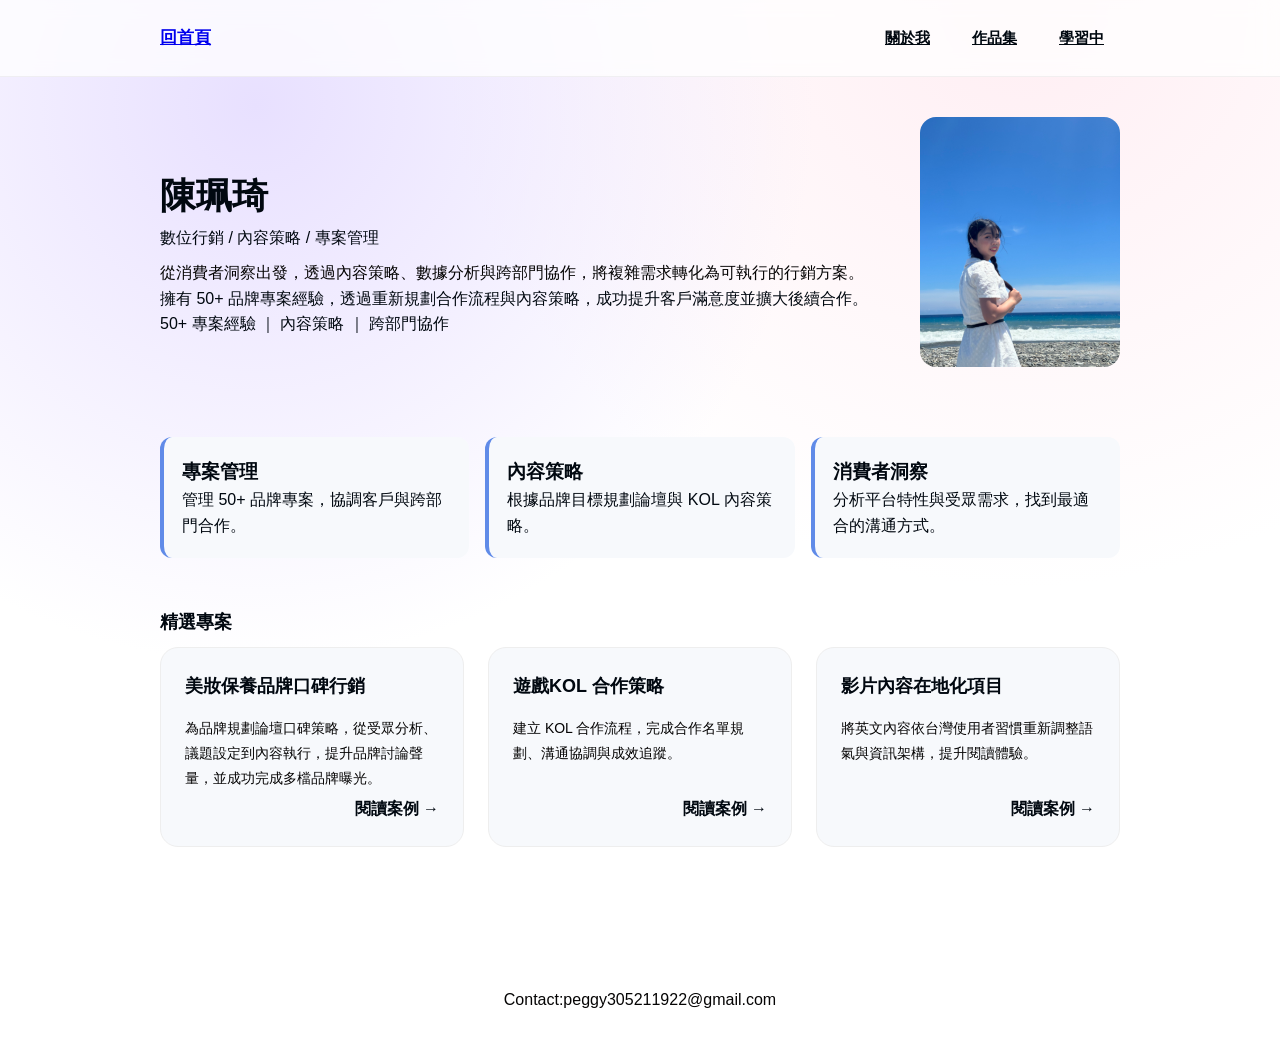
<file: index.html>
<!DOCTYPE html>
<html lang="zh-Hant">
<head>
    <meta charset="UTF-8">
    <meta name="viewport" content="width=device-width, initial-scale=1.0">
    <title>CHEN PEI CHI</title>

    <link rel="stylesheet" href="css/style.css">
</head>

<body>

<header>
    <nav>
        <a href="index.html">回首頁</a>

        <ul>
            <li><a href="about.html">關於我</a></li>
            <li><a href="projects.html">作品集</a></li>
            <li><a href="learning.html">學習中</a></li>
        </ul>
    </nav>
</header>

<main>

<section class="hero">

  <div class="hero-text">
    <h1>陳珮琦</h1>
    <p>數位行銷 / 內容策略 / 專案管理</p>
    <p class="desc">
      從消費者洞察出發，透過內容策略、數據分析與跨部門協作，將複雜需求轉化為可執行的行銷方案。
    <P>
    <P>
      擁有 50+ 品牌專案經驗，透過重新規劃合作流程與內容策略，成功提升客戶滿意度並擴大後續合作。
    </p>
    <P>
        50+ 專案經驗
        ｜
       內容策略
        ｜
        跨部門協作
    </P>
  </div>

   <img src="images/banner.jpg" alt="Peggy" class="hero-img">

</section>

    <section class="about">

</section>

    <section id="highlights">
        <article>
            <h3>專案管理</h3>
            <p>管理 50+ 品牌專案，協調客戶與跨部門合作。</p>
        </article>

        <article>
            <h3>內容策略</h3>
            <p>根據品牌目標規劃論壇與 KOL 內容策略。</p>
        </article>

        <article>
            <h3>消費者洞察</h3>
            <p>分析平台特性與受眾需求，找到最適合的溝通方式。</p>
        </article>
    </section>

<section id="featured-work">
    <h2>精選專案</h2>

    <div class="project-grid">

        <article class="project-card">
            <a href="projects/forum.html">
                <h3>美妝保養品牌口碑行銷</h3>
            </a>
            <p>為品牌規劃論壇口碑策略，從受眾分析、議題設定到內容執行，提升品牌討論聲量，並成功完成多檔品牌曝光。</p>
            <a href="projects/forum.html" class="read-more">
            閱讀案例  →
            </a>
        </article>

        <article class="project-card">
            <a href="projects/KOL.html">
                <h3>遊戲KOL 合作策略</h3>
            </a>
            <p>建立 KOL 合作流程，完成合作名單規劃、溝通協調與成效追蹤。</p>
            <a href="projects/KOL.html" class="read-more">
           閱讀案例  →
            </a>
        </article>

        <article class="project-card">
            <a href="projects/localization.html">
                <h3>影片內容在地化項目</h3>
            </a>
            <p>將英文內容依台灣使用者習慣重新調整語氣與資訊架構，提升閱讀體驗。</p>
            <a href="projects/localization.html" class="read-more">
            閱讀案例 →
            </a>
        </article>

    </div>
</section>

</main>

<footer>
    <p>Contact:peggy305211922@gmail.com</p>
</footer>

</body>
</html>
</file>
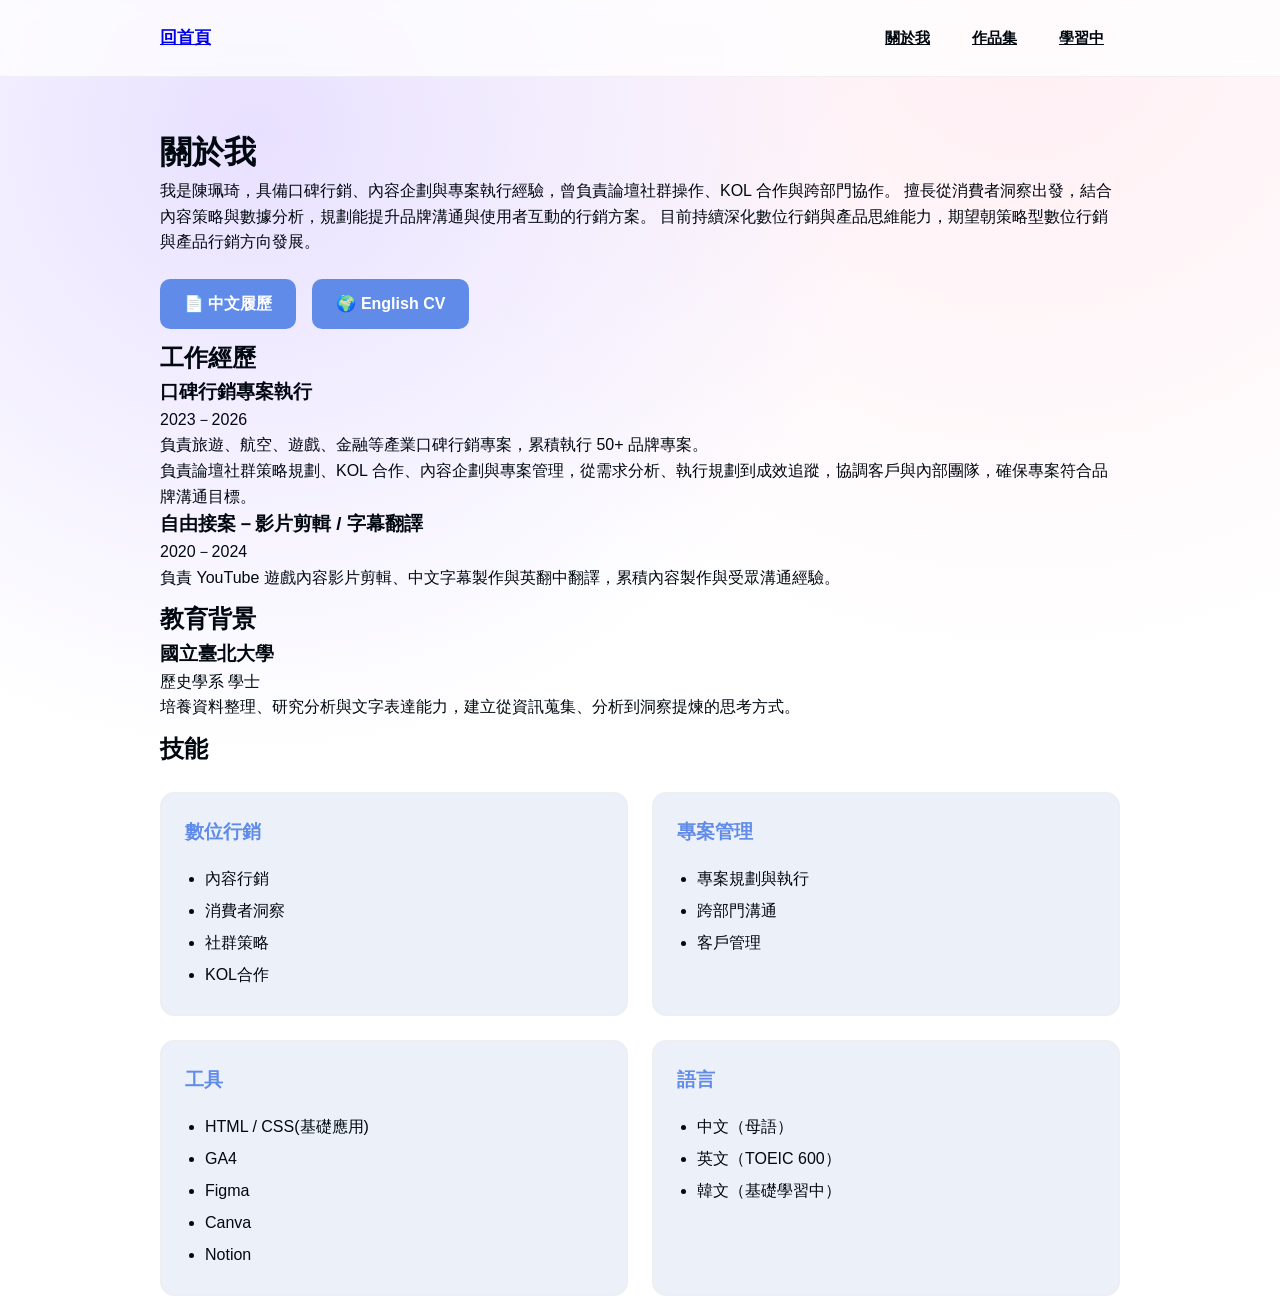
<file: about.html>
<!DOCTYPE html>
<html lang="zh-Hant">
<head>
    <meta charset="UTF-8">
    <title>About Me</title>
    <link rel="stylesheet" href="css/style.css">
</head>

<body>
    <header>
    <nav>
        <a href="index.html">回首頁</a>

        <ul>
            <li><a href="about.html">關於我</a></li>
            <li><a href="projects.html">作品集</a></li>
            <li><a href="learning.html">學習中</a></li>
        </ul>
    </nav>
</header>

<main>

    <section class="about">

        <h1>關於我</h1>

        <p class="intro">
            我是陳珮琦，具備口碑行銷、內容企劃與專案執行經驗，曾負責論壇社群操作、KOL 合作與跨部門協作。
            擅長從消費者洞察出發，結合內容策略與數據分析，規劃能提升品牌溝通與使用者互動的行銷方案。
            目前持續深化數位行銷與產品思維能力，期望朝策略型數位行銷與產品行銷方向發展。
        </p>

       <div class="download-area">

    <a href="files/resume-ch.pdf"
       class="download-btn"
       download>
        📄 中文履歷
    </a>

    <a href="files/Resume.pdf"
       class="download-btn"
       download>
        🌍 English CV
    </a>

</div>

    </section>

    <!-- Experience -->
    <section id="experience">

        <h2>工作經歷</h2>

        <article>
            <h3>口碑行銷專案執行</h3>
            <p class="time">2023－2026</p>

            <p>
            負責旅遊、航空、遊戲、金融等產業口碑行銷專案，累積執行 50+ 品牌專案。
            <P>
            </P>
            負責論壇社群策略規劃、KOL 合作、內容企劃與專案管理，從需求分析、執行規劃到成效追蹤，協調客戶與內部團隊，確保專案符合品牌溝通目標。
            </p>
        </article>

        <article>
            <h3>自由接案－影片剪輯 / 字幕翻譯</h3>
            <p class="time">2020－2024</p>

            <p>
                負責 YouTube 遊戲內容影片剪輯、中文字幕製作與英翻中翻譯，累積內容製作與受眾溝通經驗。
            </p>
        </article>

    </section>

    <!-- Education -->
    <section id="education">

        <h2>教育背景</h2>

        <article>
            <h3>國立臺北大學</h3>
            <p>歷史學系 學士</p>
            <p>培養資料整理、研究分析與文字表達能力，建立從資訊蒐集、分析到洞察提煉的思考方式。</p>
        </article>

    </section>

    <!-- Skills -->
    <section id="skills">

    <h2>技能</h2>

    <div class="skill-grid">

        <article class="skill-card">

            <h3>數位行銷</h3>

            <ul>
                <li>內容行銷</li>
                <li>消費者洞察</li>
                <li>社群策略</li>
                <li>KOL合作</li>
            </ul>

        </article>

        <article class="skill-card">

            <h3>專案管理</h3>

            <ul>
                <li>專案規劃與執行</li>
                <li>跨部門溝通</li>
                <li>客戶管理</li>
            </ul>

        </article>

        <article class="skill-card">

            <h3>工具</h3>

            <ul>
                <li>HTML / CSS(基礎應用)</li>
                <li>GA4</li>
                <li>Figma</li>
                <li>Canva</li>
                <li>Notion</li>
            </ul>

        </article>

        <article class="skill-card">

            <h3>語言</h3>

            <ul>
                <li>中文（母語）</li>
                <li>英文（TOEIC 600）</li>
                <li>韓文（基礎學習中）</li>
            </ul>

        </article>

    </div>


</main>
</file>
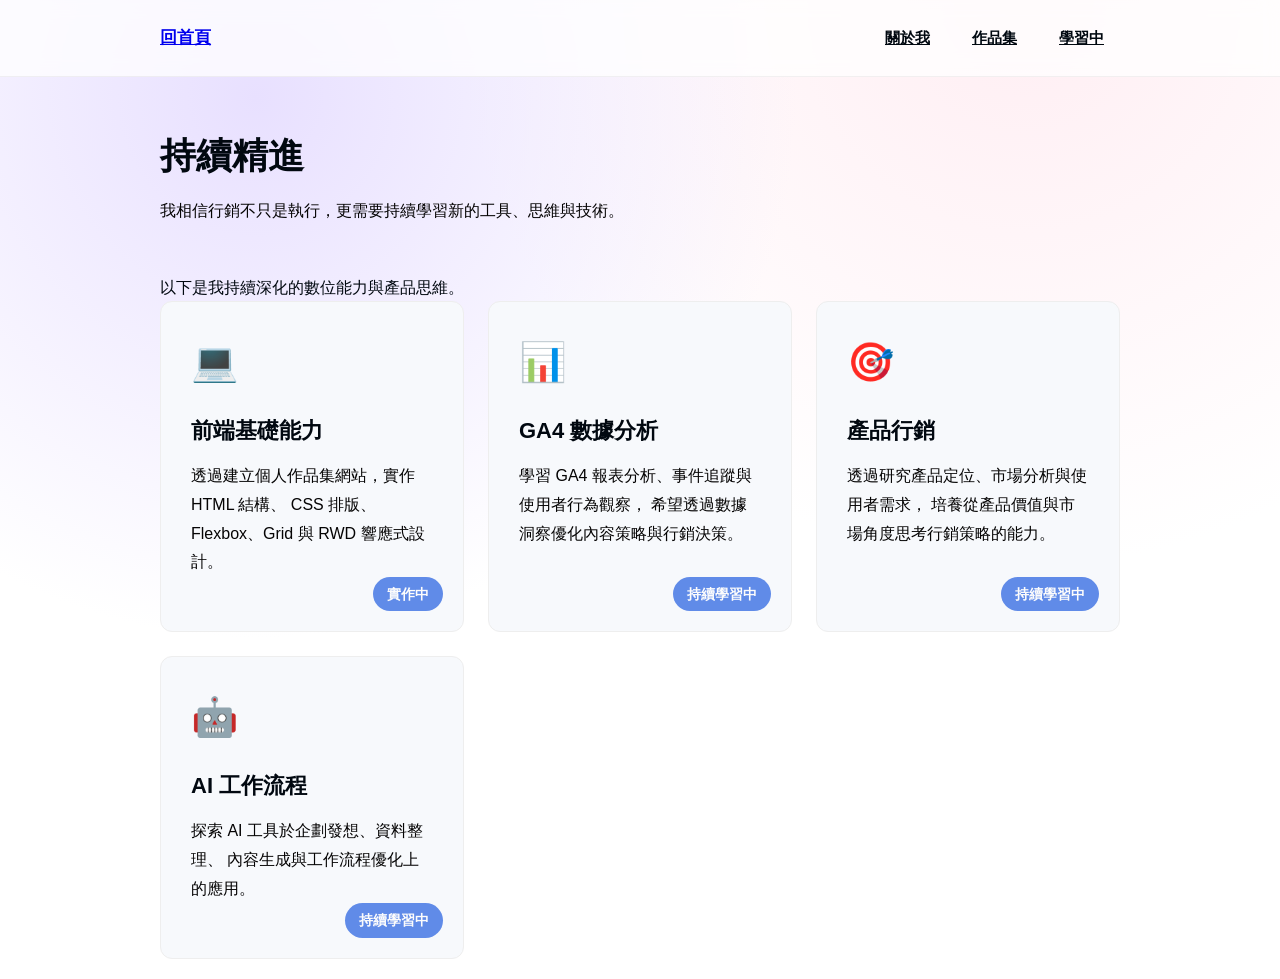
<file: learning.html>
<!DOCTYPE html>
<html lang="zh-Hant">
<head>
    <meta charset="UTF-8">
    <meta name="viewport" content="width=device-width, initial-scale=1.0">
    <title>CHEN PEI CHI</title>

    <link rel="stylesheet" href="css/style.css">
</head>

<body>

<header>
    <nav>
        <a href="index.html">回首頁</a>

        <ul>
            <li><a href="about.html">關於我</a></li>
            <li><a href="projects.html">作品集</a></li>
            <li><a href="learning.html">學習中</a></li>
        </ul>
    </nav>
</header>

<main>
<section id="learning">

    <h1>持續精進</h1>

    <p class="subtitle">
        我相信行銷不只是執行，更需要持續學習新的工具、思維與技術。
        <P>
        </P>
        以下是我持續深化的數位能力與產品思維。
    </p>

    <div class="learning-grid">

        <article class="learning-card">

            <div class="icon">💻</div>

            <h2>前端基礎能力</h2>

            <p>
               透過建立個人作品集網站，實作 HTML 結構、
                CSS 排版、Flexbox、Grid 與 RWD 響應式設計。
            </p>

            <span class="status">實作中</span>

        </article>

        <article class="learning-card">

            <div class="icon">📊</div>

            <h2>GA4 數據分析</h2>

            <p>
                學習 GA4 報表分析、事件追蹤與使用者行為觀察，
                希望透過數據洞察優化內容策略與行銷決策。
            </p>

            <span class="status">持續學習中</span>

        </article>

        <article class="learning-card">

            <div class="icon">🎯</div>

            <h2>產品行銷</h2>

            <p>
            透過研究產品定位、市場分析與使用者需求，
            培養從產品價值與市場角度思考行銷策略的能力。
            </p>

            <span class="status">持續學習中</span>

        </article>

        <article class="learning-card">

            <div class="icon">🤖</div>

            <h2>AI 工作流程</h2>

            <p>
                探索 AI 工具於企劃發想、資料整理、
                內容生成與工作流程優化上的應用。
            </p>

            <span class="status">持續學習中</span>

        </article>

    </div>

</section>
</file>
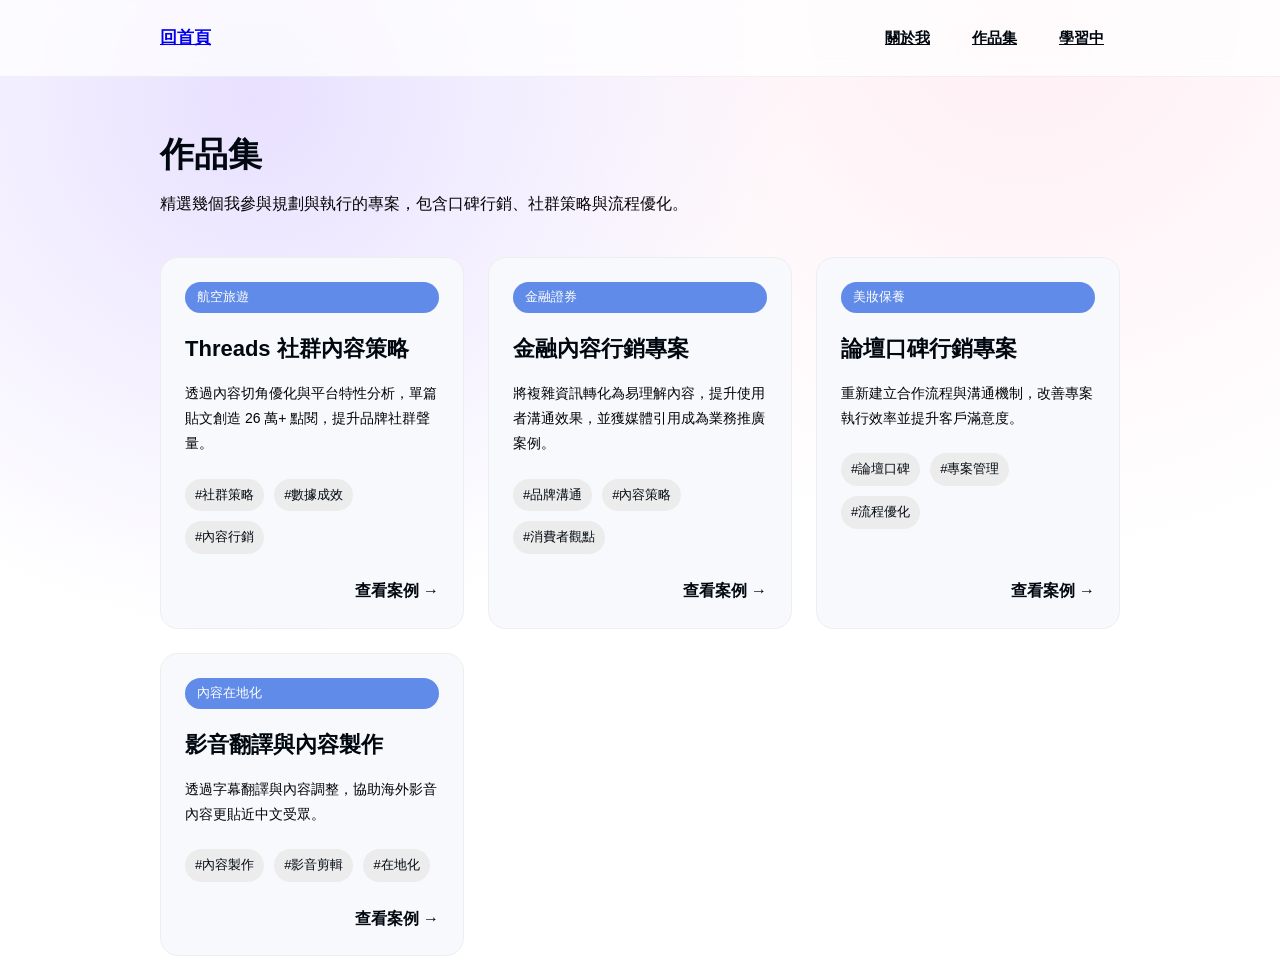
<file: projects.html>
<!DOCTYPE html>
<html lang="zh-Hant">
<head>
    <meta charset="UTF-8">
    <meta name="viewport" content="width=device-width, initial-scale=1.0">
    <title>CHEN PEI CHI</title>

    <link rel="stylesheet" href="css/style.css">
</head>

<body>

<header>
    <nav>
        <a href="index.html">回首頁</a>

        <ul>
            <li><a href="about.html">關於我</a></li>
            <li><a href="projects.html">作品集</a></li>
            <li><a href="learning.html">學習中</a></li>
        </ul>
    </nav>
</header>

<main>
<section id="projects">

    <h1>作品集</h1>
    <p class="subtitle">
        精選幾個我參與規劃與執行的專案，包含口碑行銷、社群策略與流程優化。
    </p>

    <div class="project-grid">

        <article class="project-card">

            <span class="category">航空旅遊</span>

            <h2> Threads 社群內容策略</h2>

            <p>
          透過內容切角優化與平台特性分析，單篇貼文創造 26 萬+ 點閱，提升品牌社群聲量。
            </p>

            <div class="tags">
                <span>#社群策略</span>
                <span>#數據成效</span>
                <span>#內容行銷</span>
            </div>

            <a href="case-study/airline.html" class="project-btn">
                查看案例 →
            </a>

        </article>

        <article class="project-card">

            <span class="category">金融證券</span>

            <h2>金融內容行銷專案</h2>

            <p>
                將複雜資訊轉化為易理解內容，提升使用者溝通效果，並獲媒體引用成為業務推廣案例。
            </p>

            <div class="tags">
                <span>#品牌溝通</span>
                <span>#內容策略</span>
                <span>#消費者觀點</span>
            </div>

            <a href="case-study/finance.html" class="project-btn">
                查看案例 →
            </a>

        </article>

        <article class="project-card">

            <span class="category">美妝保養</span>

            <h2>論壇口碑行銷專案</h2>

            <p>
                重新建立合作流程與溝通機制，改善專案執行效率並提升客戶滿意度。
            </p>

            <div class="tags">
                <span>#論壇口碑</span>
                <span>#專案管理</span>
                <span>#流程優化</span>
            </div>

            <a href="case-study/beauty.html" class="project-btn">
                查看案例 →
            </a>

        </article>

         <article class="project-card">

            <span class="category">內容在地化</span>

            <h2>影音翻譯與內容製作</h2>

            <p>
                透過字幕翻譯與內容調整，協助海外影音內容更貼近中文受眾。
            </p>

            <div class="tags">
                <span>#內容製作</span>
                <span>#影音剪輯</span>
                <span>#在地化</span>
            </div>

            <a href="case-study/content localization.html" class="project-btn">
                查看案例 →
            </a>

    </div>

</section>
</file>
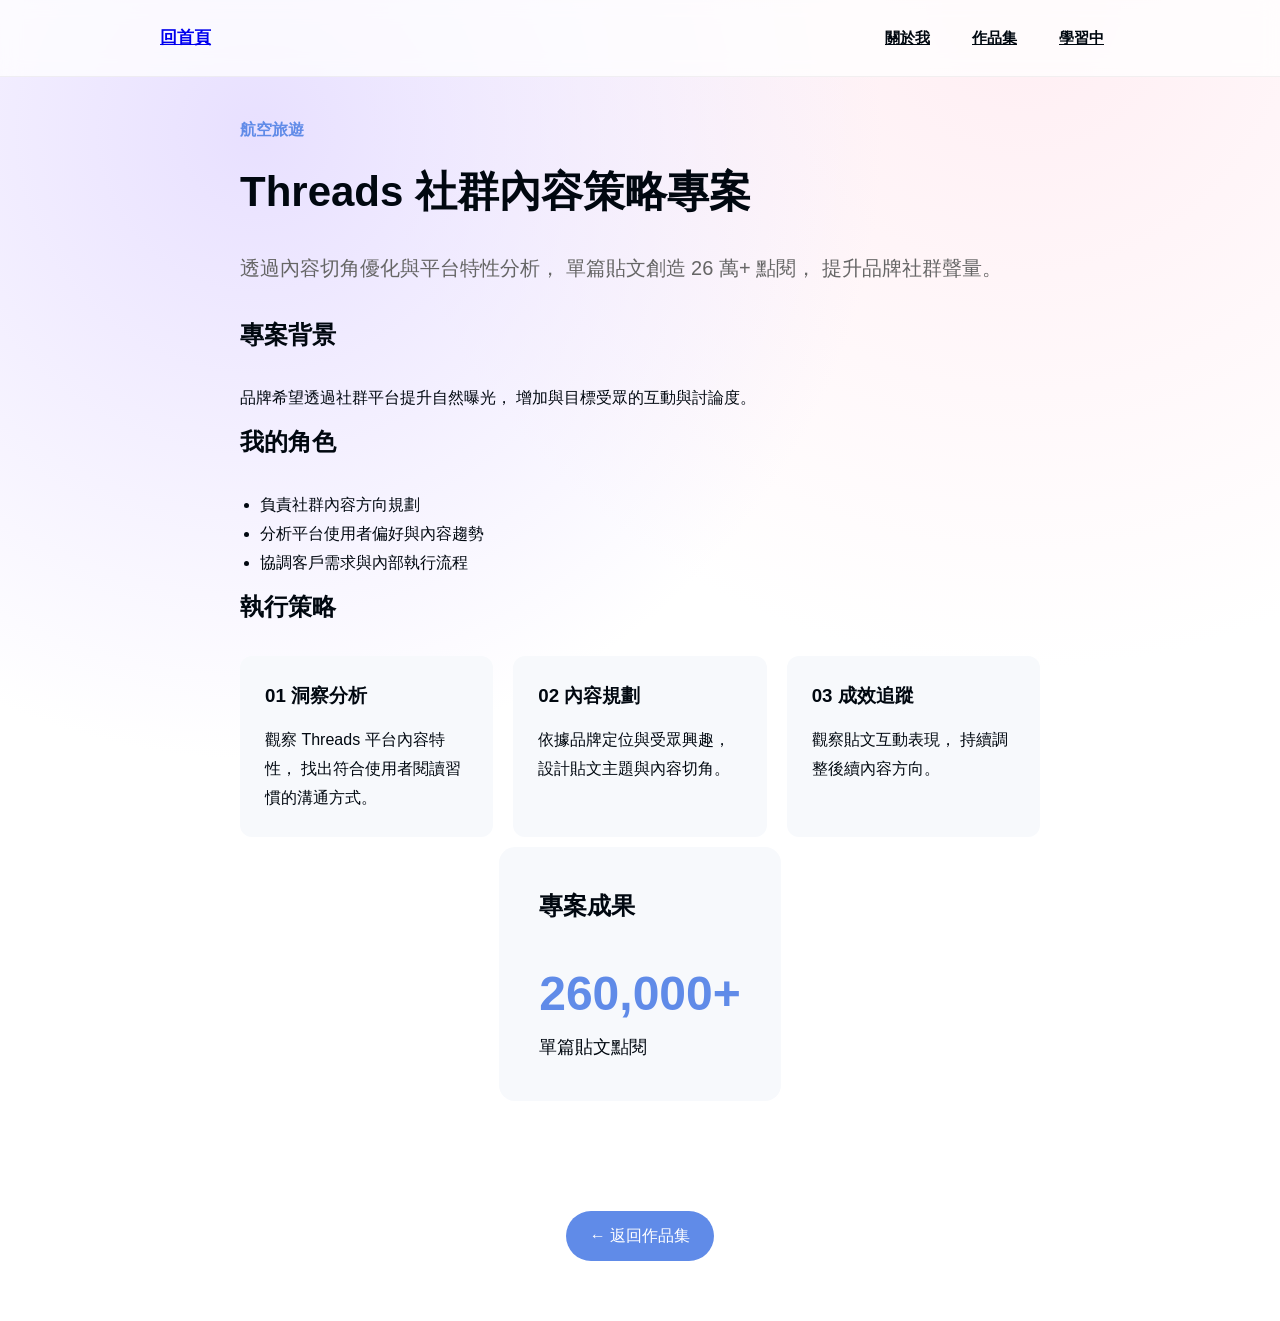
<file: case-study/airline.html>
<!DOCTYPE html>
<html lang="zh-Hant">

<head>
    <meta charset="UTF-8">
    <meta name="viewport" content="width=device-width, initial-scale=1.0">

    <title>航空旅遊｜Threads 社群內容策略</title>

    <link rel="stylesheet" href="../css/style.css">
</head>


<body>

<header>
    <nav>
        <a href="../index.html">回首頁</a>

        <ul>
            <li><a href="../about.html">關於我</a></li>
            <li><a href="../projects.html">作品集</a></li>
            <li><a href="../learning.html">學習中</a></li>
        </ul>
    </nav>
</header>


<main>

<section class="case-hero">

    <p class="case-category">
        航空旅遊
    </p>

    <h1>
        Threads 社群內容策略專案
    </h1>

    <p class="case-summary">
        透過內容切角優化與平台特性分析，
        單篇貼文創造 26 萬+ 點閱，
        提升品牌社群聲量。
    </p>

</section>

<section class="case-section">

    <h2>專案背景</h2>

    <p>
        品牌希望透過社群平台提升自然曝光，
        增加與目標受眾的互動與討論度。
    </p>

</section>



<section class="case-section">

    <h2>我的角色</h2>

    <ul>
        <li>負責社群內容方向規劃</li>
        <li>分析平台使用者偏好與內容趨勢</li>
        <li>協調客戶需求與內部執行流程</li>
    </ul>

</section>



<section class="case-section">

    <h2>執行策略</h2>

    <div class="case-grid">

        <article>
            <h3>01 洞察分析</h3>
            <p>
                觀察 Threads 平台內容特性，
                找出符合使用者閱讀習慣的溝通方式。
            </p>
        </article>


        <article>
            <h3>02 內容規劃</h3>
            <p>
                依據品牌定位與受眾興趣，
                設計貼文主題與內容切角。
            </p>
        </article>


        <article>
            <h3>03 成效追蹤</h3>
            <p>
                觀察貼文互動表現，
                持續調整後續內容方向。
            </p>
        </article>

    </div>

</section>



<section class="case-result">

    <h2>專案成果</h2>

    <div class="result-number">

        <strong>
            260,000+
        </strong>

        <span>
            單篇貼文點閱
        </span>

    </div>

</section>


<a class="back-button" href="../projects.html">
    ← 返回作品集
</a>


</main>


</body>

</html>
</file>
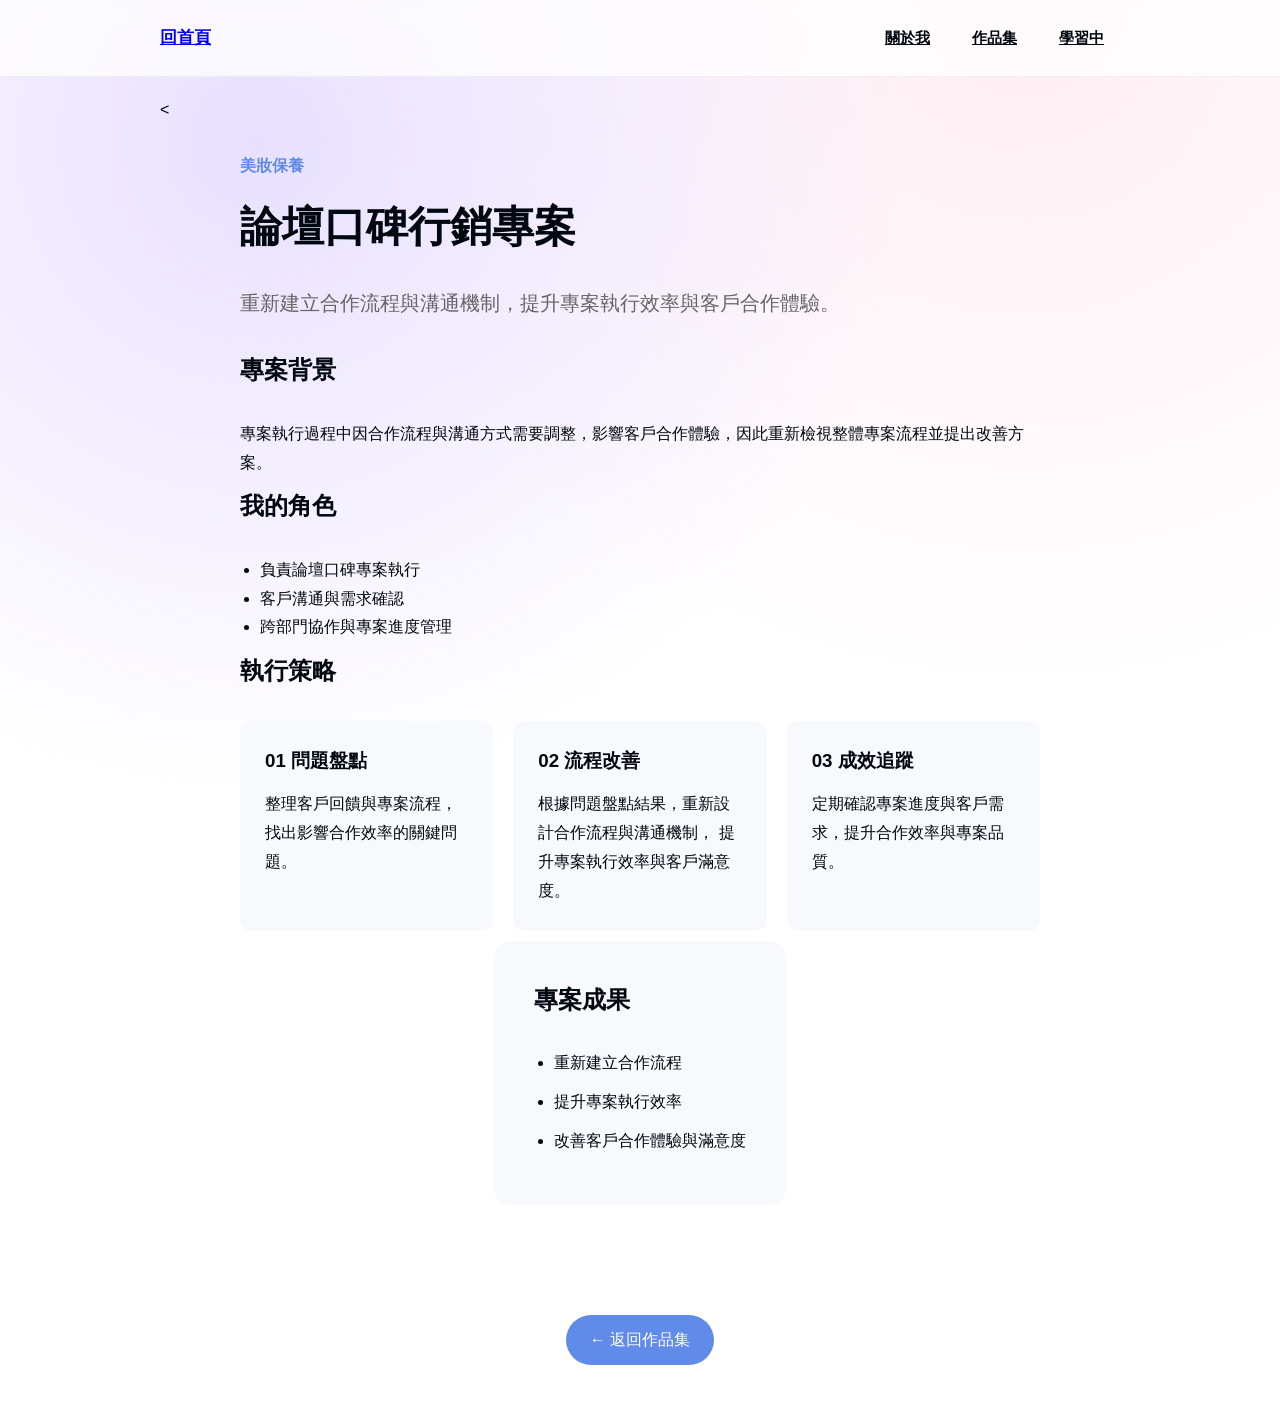
<file: case-study/beauty.html>
<!DOCTYPE html>
<html lang="zh-Hant">

<head>
    <meta charset="UTF-8">
    <meta name="viewport" content="width=device-width, initial-scale=1.0">

    <title>航空旅遊｜Threads 社群內容策略</title>

    <link rel="stylesheet" href="../css/style.css">
</head>


<body>

<header>
    <nav>
        <a href="../index.html">回首頁</a>

        <ul>
            <li><a href="../about.html">關於我</a></li>
            <li><a href="../projects.html">作品集</a></li>
            <li><a href="../learning.html">學習中</a></li>
        </ul>
    </nav>
</header>


<main>

<<section class="case-hero">

    <p class="case-category">
        美妝保養
    </p>

    <h1>
        論壇口碑行銷專案
    </h1>

    <p class="case-summary">
     重新建立合作流程與溝通機制，提升專案執行效率與客戶合作體驗。
    </p>

</section>
<section class="case-section">

    <h2>專案背景</h2>

    <p>
        專案執行過程中因合作流程與溝通方式需要調整，影響客戶合作體驗，因此重新檢視整體專案流程並提出改善方案。
    </p>

</section>



<section class="case-section">

    <h2>我的角色</h2>

    <ul>
        <li>負責論壇口碑專案執行</li>
        <li>客戶溝通與需求確認</li>
        <li>跨部門協作與專案進度管理</li>
    </ul>

</section>



<section class="case-section">

    <h2>執行策略</h2>

    <div class="case-grid">

        <article>
            <h3>01 問題盤點</h3>
            <p>
                整理客戶回饋與專案流程，找出影響合作效率的關鍵問題。
            </p>
        </article>


        <article>
            <h3>02 流程改善</h3>
            <p>
                根據問題盤點結果，重新設計合作流程與溝通機制，
                提升專案執行效率與客戶滿意度。
            </p>
        </article>


        <article>
            <h3>03 成效追蹤</h3>
            <p>
                定期確認專案進度與客戶需求，提升合作效率與專案品質。
            </p>
        </article>

    </div>

</section>



<section class="case-result">

    <h2>專案成果</h2>

    <div class="result-list">
        <ul>
            <li>重新建立合作流程</li>
            <li>提升專案執行效率</li>
            <li>改善客戶合作體驗與滿意度</li>
        </ul>
    </div>

</section>


<a class="back-button" href="../projects.html">
    ← 返回作品集
</a>


</main>


</body>

</html>
</file>
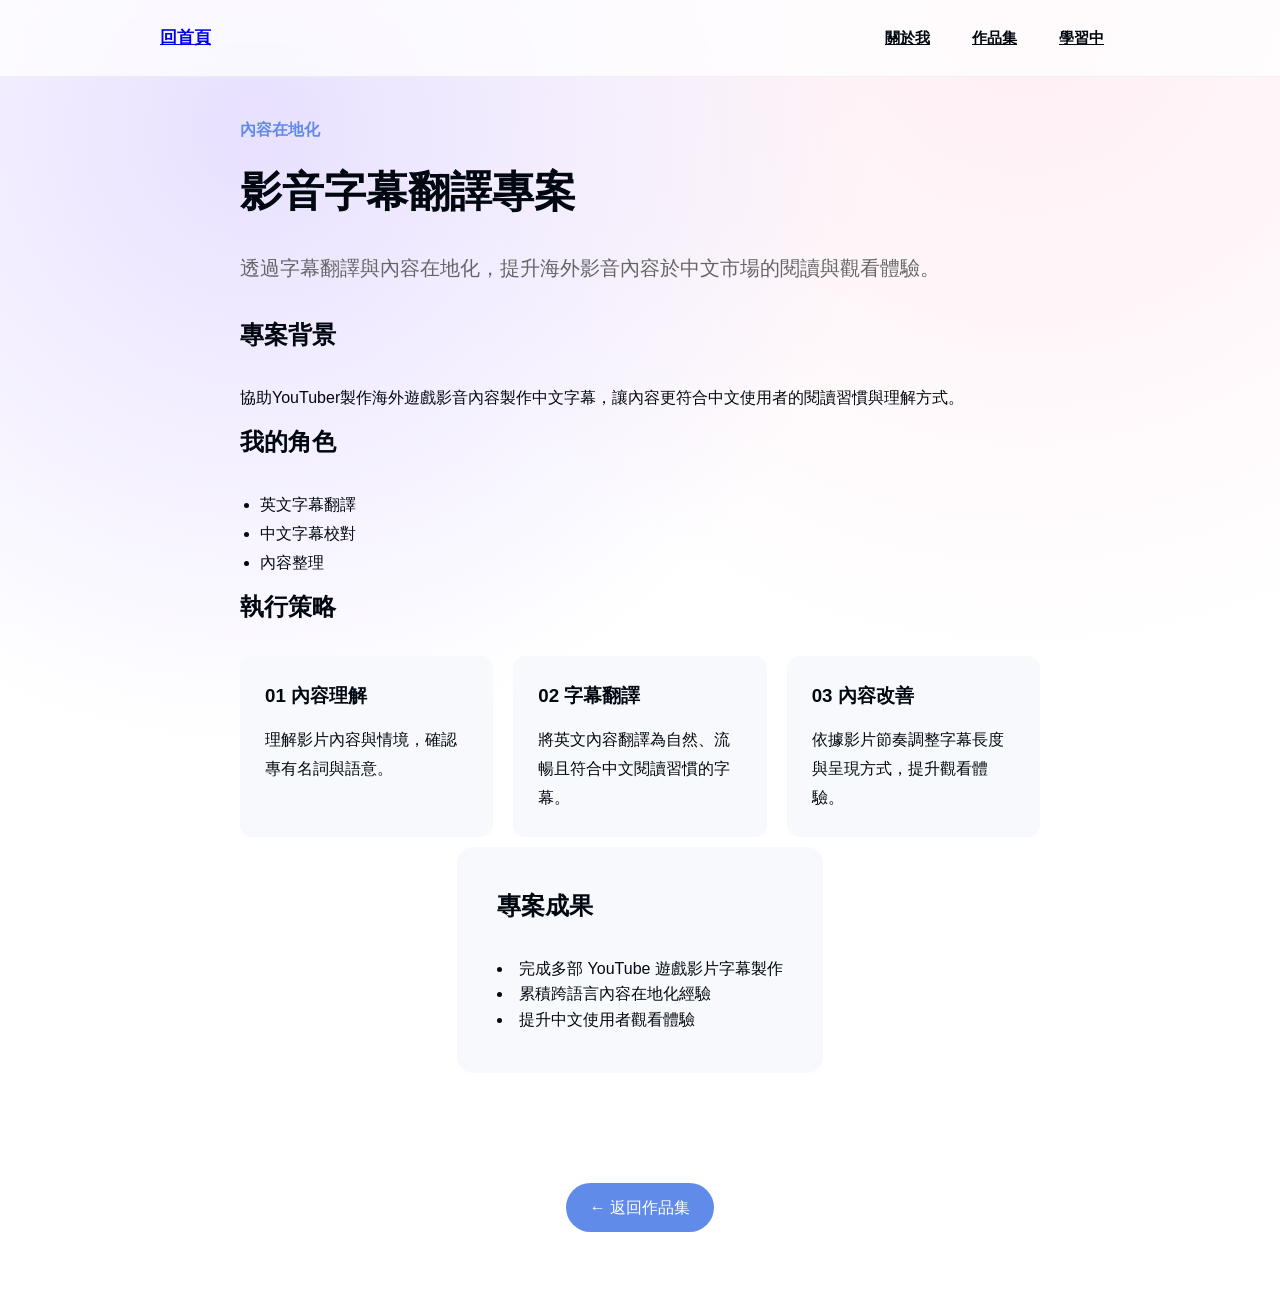
<file: case-study/content localization.html>
<!DOCTYPE html>
<html lang="zh-Hant">

<head>
    <meta charset="UTF-8">
    <meta name="viewport" content="width=device-width, initial-scale=1.0">

    <title>航空旅遊｜Threads 社群內容策略</title>

    <link rel="stylesheet" href="../css/style.css">
</head>


<body>

<header>
    <nav>
        <a href="../index.html">回首頁</a>

        <ul>
            <li><a href="../about.html">關於我</a></li>
            <li><a href="../projects.html">作品集</a></li>
            <li><a href="../learning.html">學習中</a></li>
        </ul>
    </nav>
</header>


<main>

<section class="case-hero">

    <p class="case-category">
        內容在地化
    </p>

    <h1>
    影音字幕翻譯專案
    </h1>

    <p class="case-summary">
        透過字幕翻譯與內容在地化，提升海外影音內容於中文市場的閱讀與觀看體驗。
    </p>

</section>

<section class="case-section">

    <h2>專案背景</h2>

    <p>
        協助YouTuber製作海外遊戲影音內容製作中文字幕，讓內容更符合中文使用者的閱讀習慣與理解方式。
    </p>

</section>



<section class="case-section">

    <h2>我的角色</h2>

    <ul>
        <li>英文字幕翻譯</li>
        <li>中文字幕校對</li>
        <li>內容整理</li>
    </ul>

</section>



<section class="case-section">

    <h2>執行策略</h2>

    <div class="case-grid">

        <article>
            <h3>01 內容理解</h3>
            <p>
                理解影片內容與情境，確認專有名詞與語意。
            </p>
        </article>


        <article>
            <h3>02 字幕翻譯</h3>
            <p>
                將英文內容翻譯為自然、流暢且符合中文閱讀習慣的字幕。
            </p>
        </article>


        <article>
            <h3>03 內容改善</h3>
            <p>
                依據影片節奏調整字幕長度與呈現方式，提升觀看體驗。
            </p>
        </article>

    </div>

</section>



<section class="case-result">

    <h2>專案成果</h2>

    <div class="result-number"></div>

        <span>
            <li>完成多部 YouTube 遊戲影片字幕製作</li>
            <li>累積跨語言內容在地化經驗</li>
            <li>提升中文使用者觀看體驗</li>
        </span>

    </div>

</section>


<a class="back-button" href="../projects.html">
    ← 返回作品集
</a>


</main>


</body>

</html>
</file>
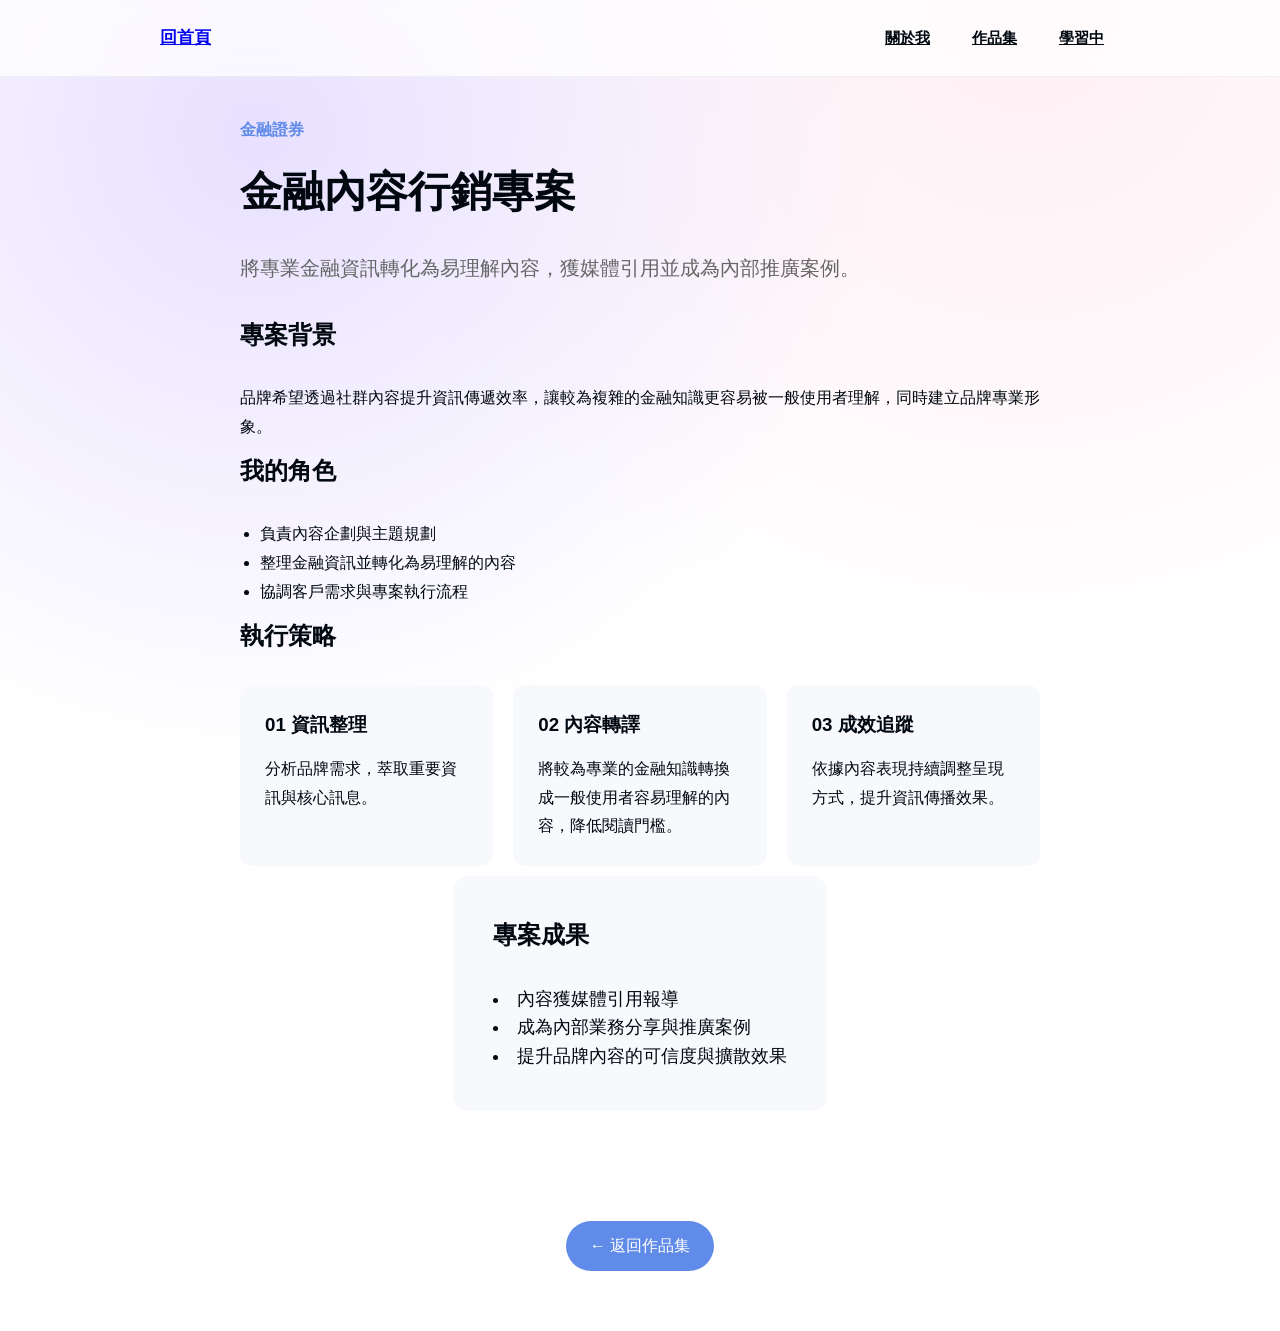
<file: case-study/finance.html>
<!DOCTYPE html>
<html lang="zh-Hant">

<head>
    <meta charset="UTF-8">
    <meta name="viewport" content="width=device-width, initial-scale=1.0">

    <title>航空旅遊｜Threads 社群內容策略</title>

    <link rel="stylesheet" href="../css/style.css">
</head>


<body>

<header>
    <nav>
        <a href="../index.html">回首頁</a>

        <ul>
            <li><a href="../about.html">關於我</a></li>
            <li><a href="../projects.html">作品集</a></li>
            <li><a href="../learning.html">學習中</a></li>
        </ul>
    </nav>
</header>


<main>

<section class="case-hero">

    <p class="case-category">
        金融證券
    </p>

    <h1>
        金融內容行銷專案
    </h1>

    <p class="case-summary">
    將專業金融資訊轉化為易理解內容，獲媒體引用並成為內部推廣案例。
    </p>

</section>

<section class="case-section">

    <h2>專案背景</h2>

    <p>
        品牌希望透過社群內容提升資訊傳遞效率，讓較為複雜的金融知識更容易被一般使用者理解，同時建立品牌專業形象。
    </p>

</section>



<section class="case-section">

    <h2>我的角色</h2>

    <ul>
        <li>負責內容企劃與主題規劃</li>
        <li>整理金融資訊並轉化為易理解的內容</li>
        <li>協調客戶需求與專案執行流程</li>
    </ul>

</section>



<section class="case-section">

    <h2>執行策略</h2>

    <div class="case-grid">

        <article>
            <h3>01 資訊整理</h3>
            <p>
               分析品牌需求，萃取重要資訊與核心訊息。
            </p>
        </article>


        <article>
            <h3>02 內容轉譯</h3>
            <p>
                將較為專業的金融知識轉換成一般使用者容易理解的內容，降低閱讀門檻。
            </p>
        </article>


        <article>
            <h3>03 成效追蹤</h3>
            <p>
                依據內容表現持續調整呈現方式，提升資訊傳播效果。
            </p>
        </article>

    </div>

</section>



<section class="case-result">

    <h2>專案成果</h2>

    <div class="result-number">

        <span>
         <li>內容獲媒體引用報導</li> 
         <li>成為內部業務分享與推廣案例</li>
         <li>提升品牌內容的可信度與擴散效果</li>
        </span>

    </div>

</section>


<a class="back-button" href="../projects.html">
    ← 返回作品集
</a>


</main>


</body>

</html>
</file>
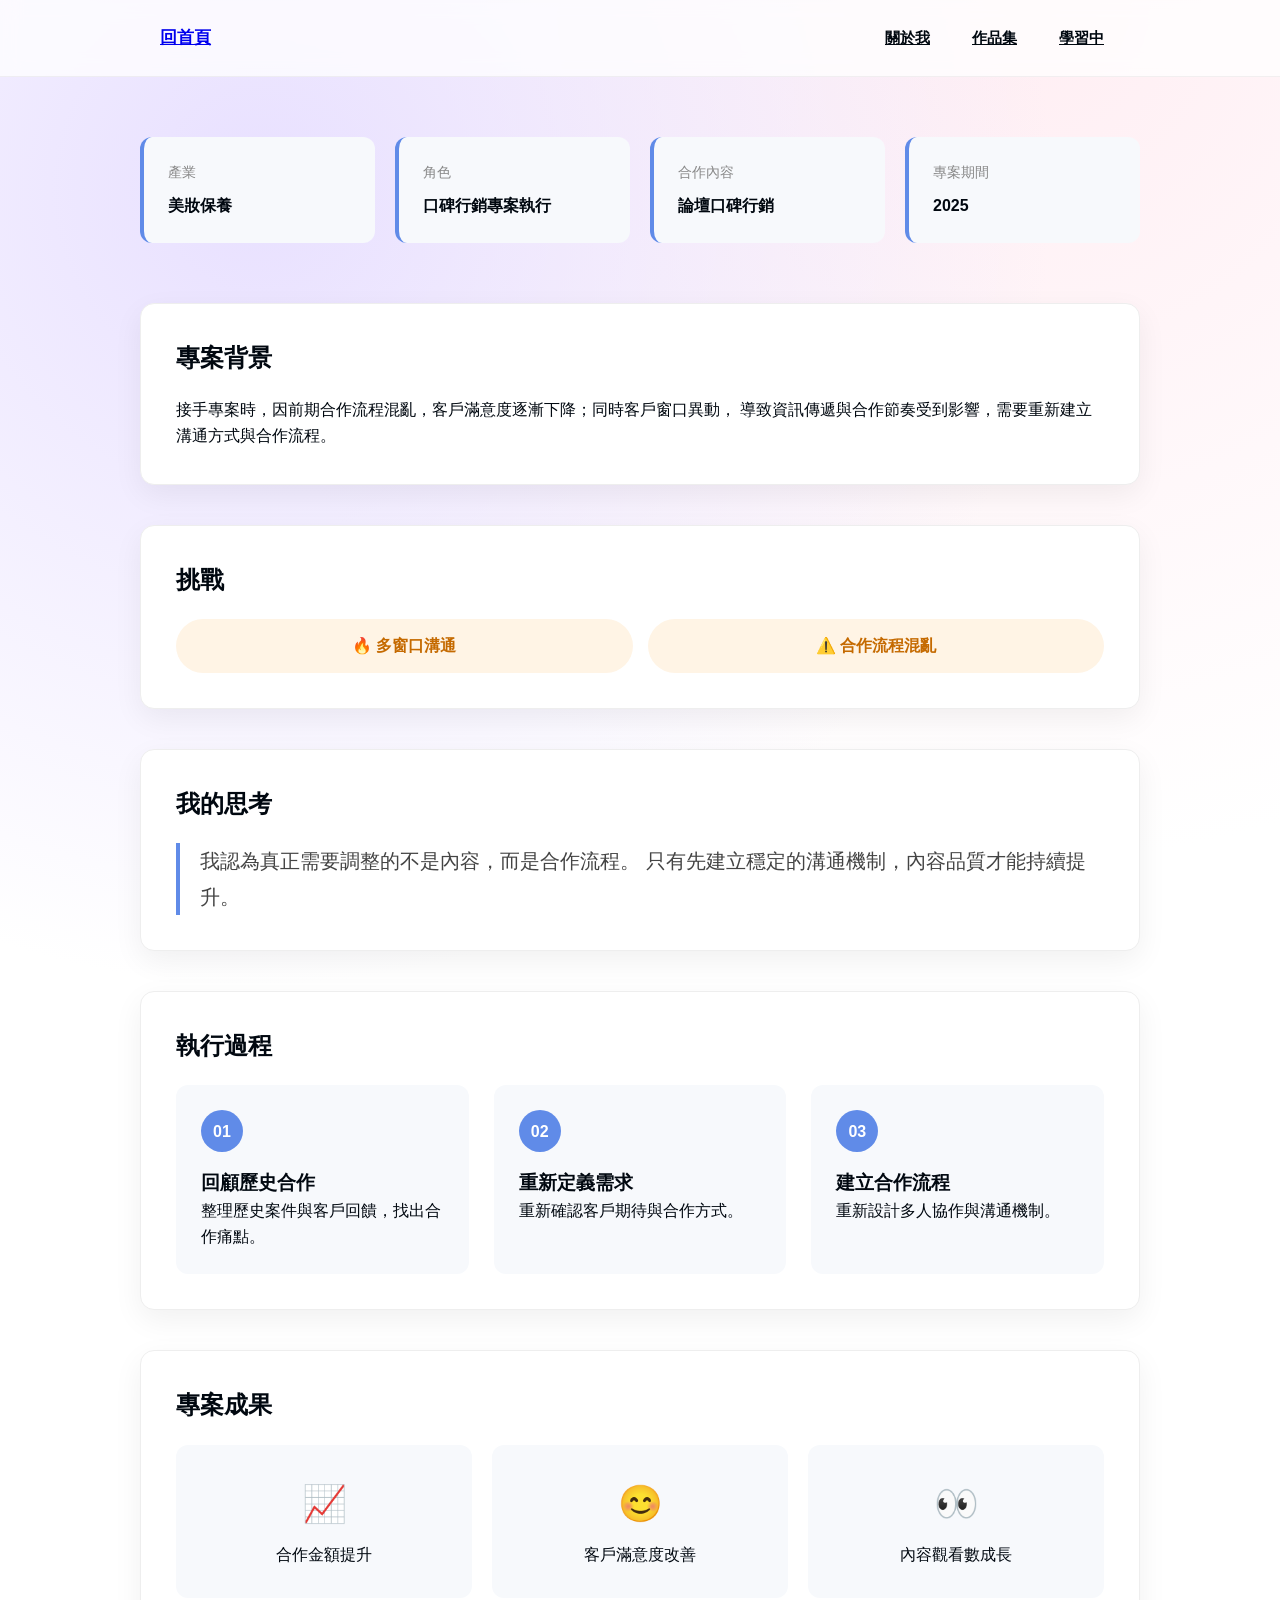
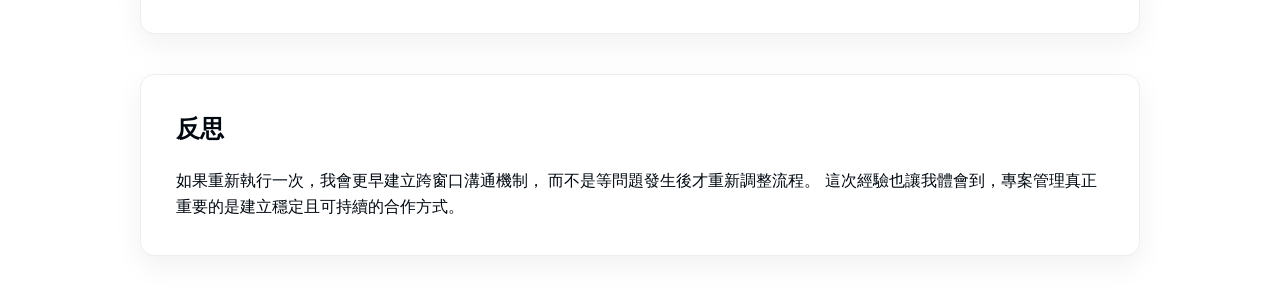
<file: projects/forum.html>
<!DOCTYPE html>
<html lang="zh-Hant">
<head>
    <meta charset="UTF-8">
    <title>KOL合作策略</title>
    <link rel="stylesheet" href="../css/style.css">
</head>

<body>

<header>
    <nav>
        <a href="../index.html">回首頁</a>
        <ul>
            <li><a href="../about.html">關於我</a></li>
            <li><a href="../projects.html">作品集</a></li>
            <li><a href="../learning.html">學習中</a></li>
        </ul>
    </nav>
</header>

<section class="case-overview">

    <div class="overview-card">

        <div class="overview-item">
            <span class="label">產業</span>
            <p>美妝保養</p>
        </div>

        <div class="overview-item">
            <span class="label">角色</span>
            <p>口碑行銷專案執行</p>
        </div>

        <div class="overview-item">
            <span class="label">合作內容</span>
            <p>論壇口碑行銷</p>
        </div>

        <div class="overview-item">
            <span class="label">專案期間</span>
            <p>2025</p>
        </div>

    </div>

</section>


<section class="case-card">

    <h2>專案背景</h2>

    <p>
        接手專案時，因前期合作流程混亂，客戶滿意度逐漸下降；同時客戶窗口異動，
        導致資訊傳遞與合作節奏受到影響，需要重新建立溝通方式與合作流程。
    </p>

</section>


<section class="case-card">

    <h2>挑戰</h2>

    <div class="challenge-list">

        <div class="challenge">
            🔥 多窗口溝通
        </div>

        <div class="challenge">
            ⚠️ 合作流程混亂
        </div>

    </div>

</section>


<section class="case-card">

    <h2>我的思考</h2>

    <blockquote>
        我認為真正需要調整的不是內容，而是合作流程。
        只有先建立穩定的溝通機制，內容品質才能持續提升。
    </blockquote>

</section>


<section class="case-card">

    <h2>執行過程</h2>

    <div class="timeline">

        <div class="step">
            <span>01</span>
            <h3>回顧歷史合作</h3>
            <p>整理歷史案件與客戶回饋，找出合作痛點。</p>
        </div>

        <div class="step">
            <span>02</span>
            <h3>重新定義需求</h3>
            <p>重新確認客戶期待與合作方式。</p>
        </div>

        <div class="step">
            <span>03</span>
            <h3>建立合作流程</h3>
            <p>重新設計多人協作與溝通機制。</p>
        </div>

    </div>

</section>


<section class="case-card">

    <h2>專案成果</h2>

    <div class="result-grid">

        <div class="result-item">
            <h3>📈</h3>
            <p>合作金額提升</p>
        </div>

        <div class="result-item">
            <h3>😊</h3>
            <p>客戶滿意度改善</p>
        </div>

        <div class="result-item">
            <h3>👀</h3>
            <p>內容觀看數成長</p>
        </div>

    </div>

</section>


<section class="case-card">

    <h2>反思</h2>

    <p>
        如果重新執行一次，我會更早建立跨窗口溝通機制，
        而不是等問題發生後才重新調整流程。
        這次經驗也讓我體會到，專案管理真正重要的是建立穩定且可持續的合作方式。
    </p>

</section>
</file>
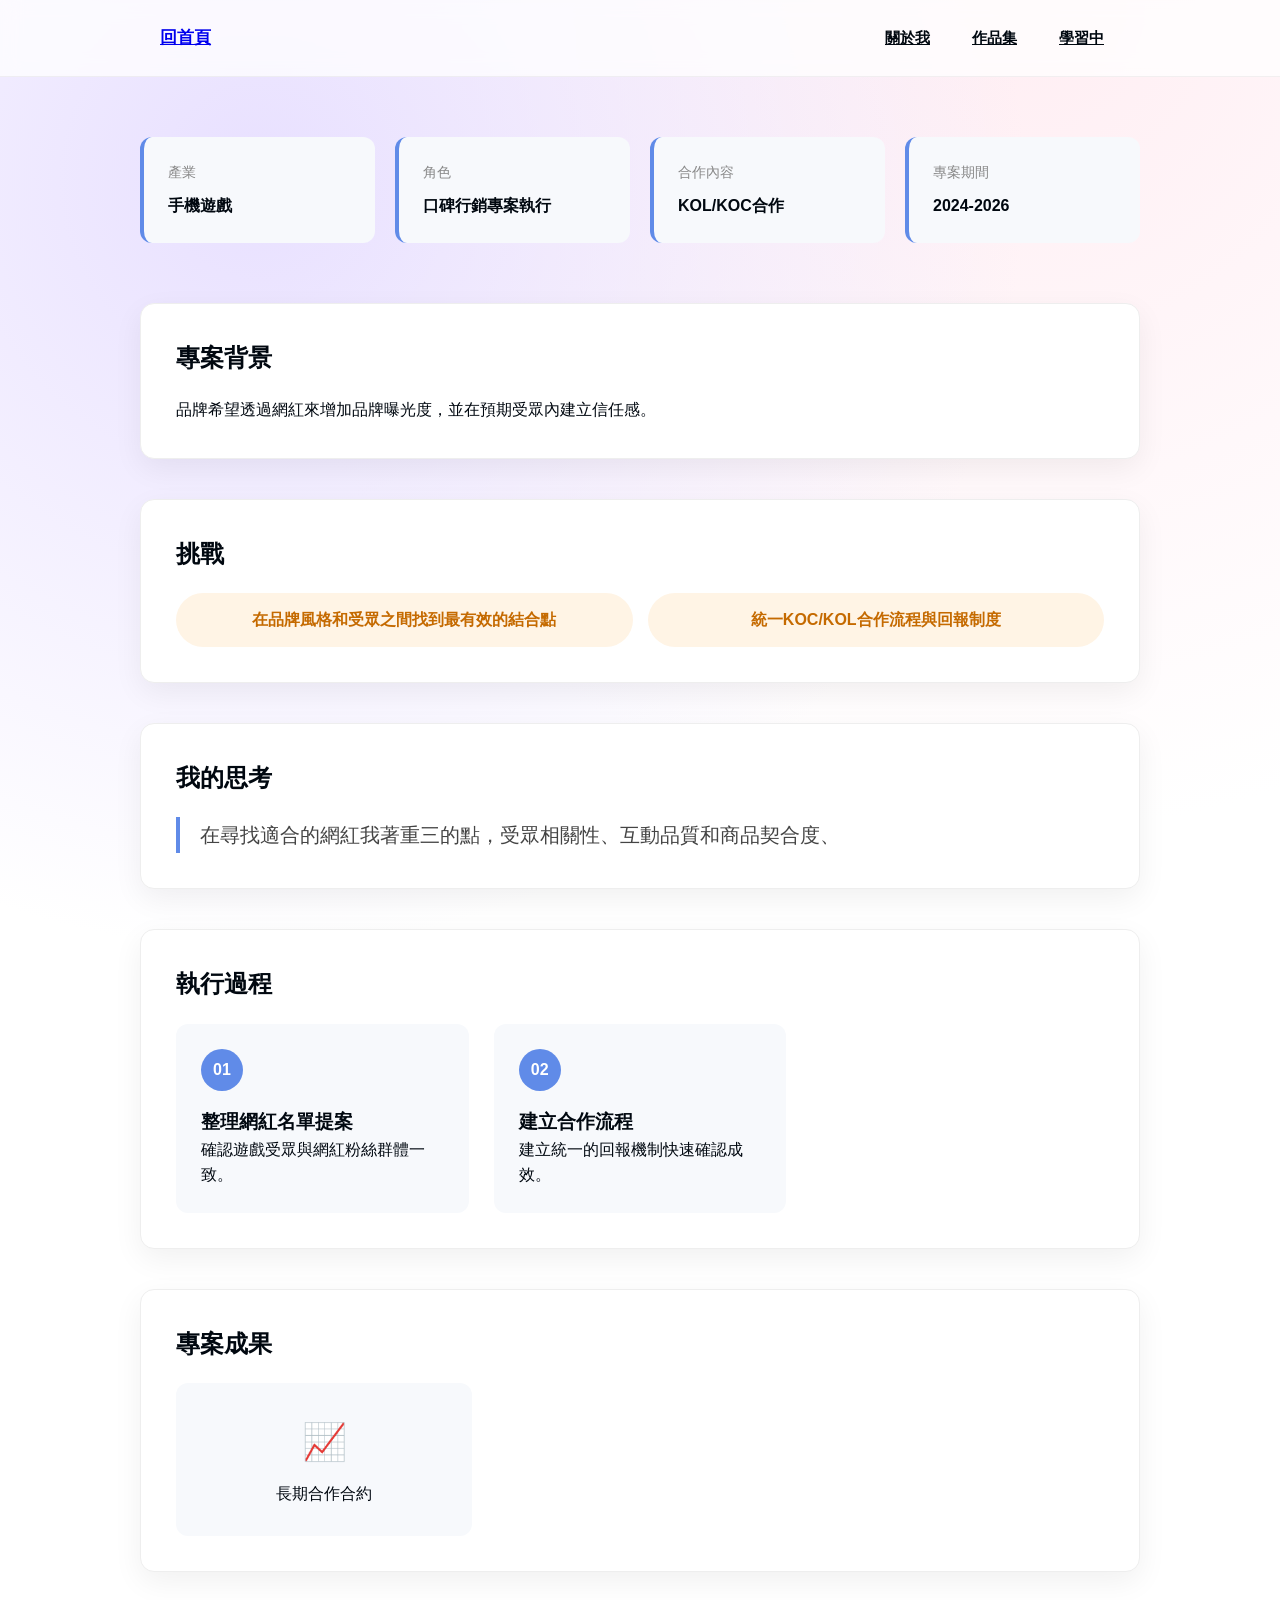
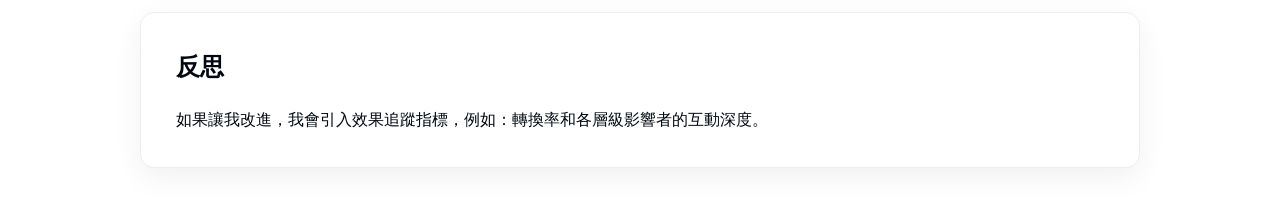
<file: projects/KOL.html>
<!DOCTYPE html>
<html lang="zh-Hant">
<head>
    <meta charset="UTF-8">
    <title>KOL合作策略</title>
    <link rel="stylesheet" href="../css/style.css">
</head>

<body>

<header>
    <nav>
        <a href="../index.html">回首頁</a>
        <ul>
            <li><a href="../about.html">關於我</a></li>
            <li><a href="../projects.html">作品集</a></li>
            <li><a href="../learning.html">學習中</a></li>
        </ul>
    </nav>
</header>

<section class="case-overview">

    <div class="overview-card">

        <div class="overview-item">
            <span class="label">產業</span>
            <p>手機遊戲</p>
        </div>

        <div class="overview-item">
            <span class="label">角色</span>
            <p>口碑行銷專案執行</p>
        </div>

        <div class="overview-item">
            <span class="label">合作內容</span>
            <p>KOL/KOC合作</p>
        </div>

        <div class="overview-item">
            <span class="label">專案期間</span>
            <p>2024-2026</p>
        </div>

    </div>

</section>


<section class="case-card">

    <h2>專案背景</h2>

    <p>
       品牌希望透過網紅來增加品牌曝光度，並在預期受眾內建立信任感。
    </p>

</section>


<section class="case-card">

    <h2>挑戰</h2>

    <div class="challenge-list">

        <div class="challenge">
        在品牌風格和受眾之間找到最有效的結合點
        </div>

        <div class="challenge">
         統一KOC/KOL合作流程與回報制度
        </div>

    </div>

</section>


<section class="case-card">

    <h2>我的思考</h2>

    <blockquote>
        在尋找適合的網紅我著重三的點，受眾相關性、互動品質和商品契合度、
    </blockquote>

</section>


<section class="case-card">

    <h2>執行過程</h2>

    <div class="timeline">

        <div class="step">
            <span>01</span>
            <h3>整理網紅名單提案</h3>
            <p>確認遊戲受眾與網紅粉絲群體一致。</p>
        </div>

        <div class="step">
            <span>02</span>
            <h3>建立合作流程</h3>
            <p>建立統一的回報機制快速確認成效。</p>
        </div>
    </div>

</section>


<section class="case-card">

    <h2>專案成果</h2>

    <div class="result-grid">

        <div class="result-item">
            <h3>📈</h3>
            <p>長期合作合約</p>
        </div>

    </div>

</section>


<section class="case-card">

    <h2>反思</h2>

    <p>
        如果讓我改進，我會引入效果追蹤指標，例如：轉換率和各層級影響者的互動深度。
    </p>

</section>
</file>
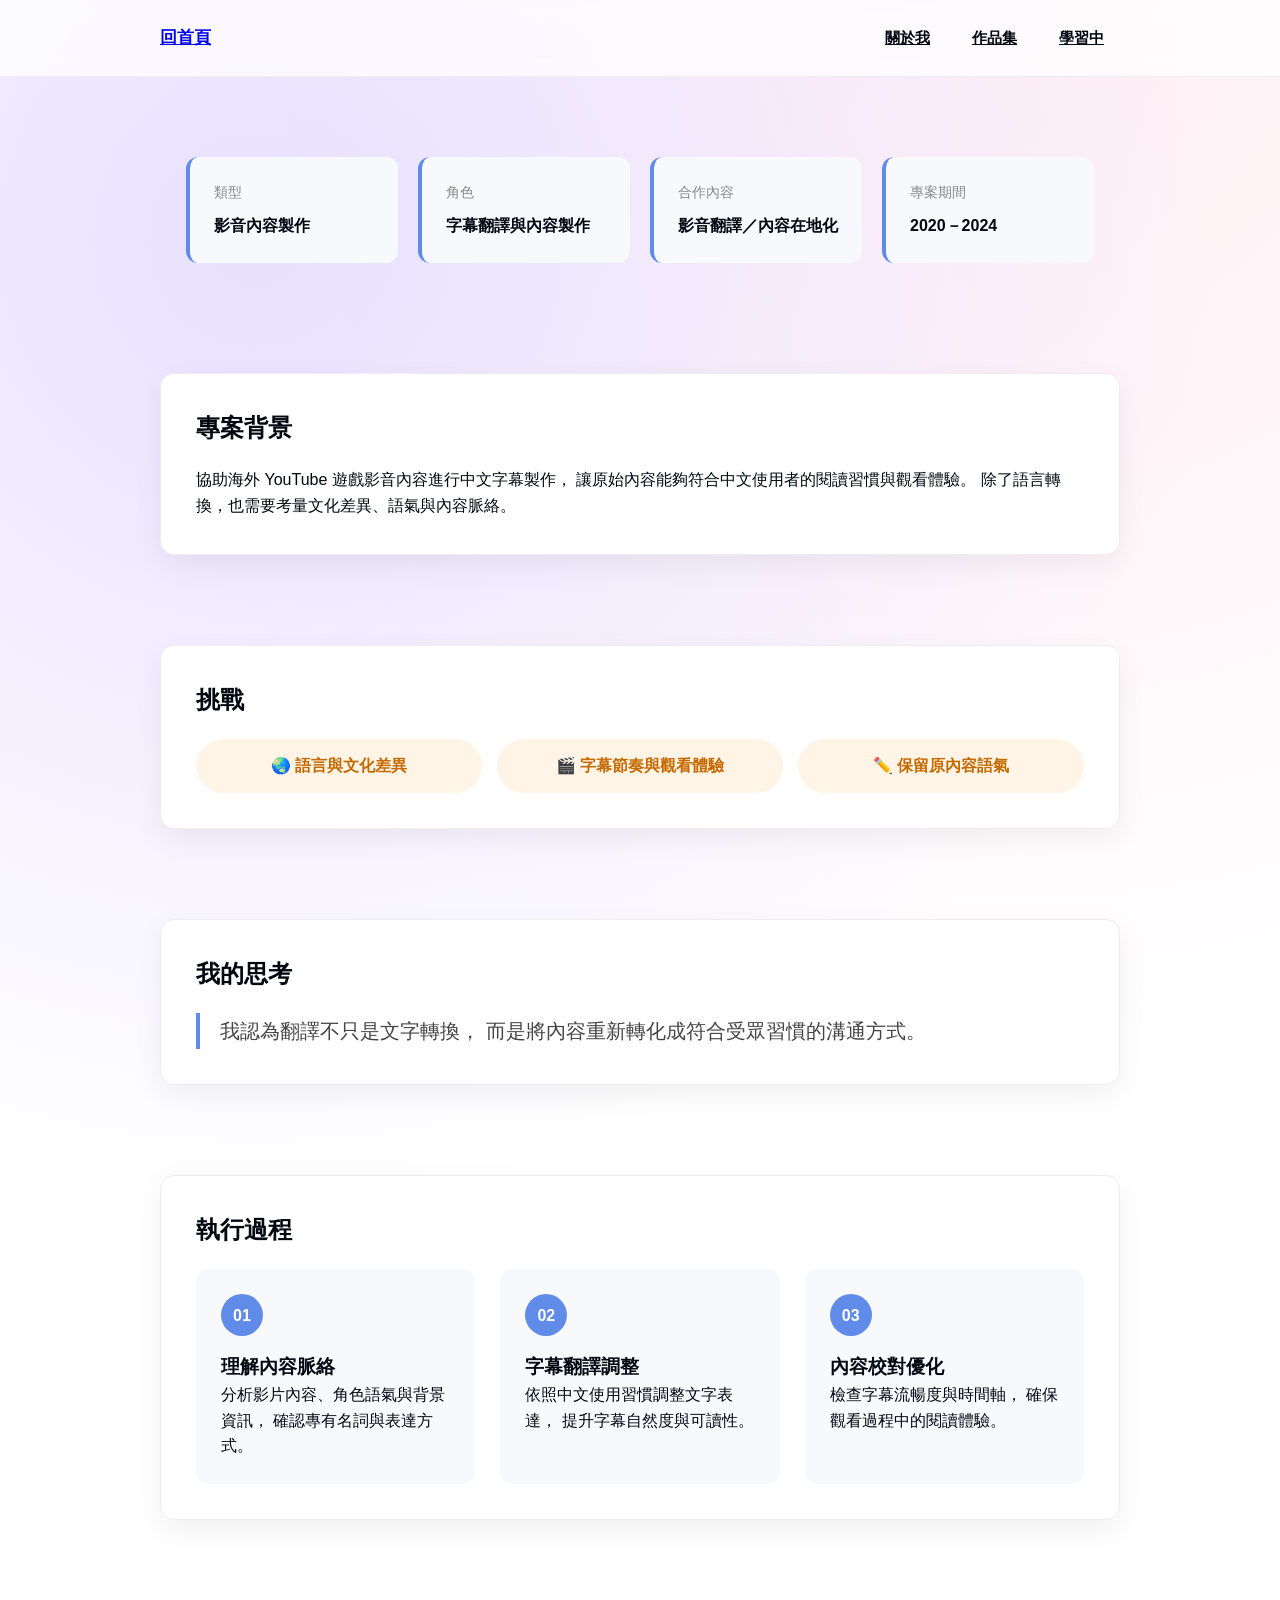
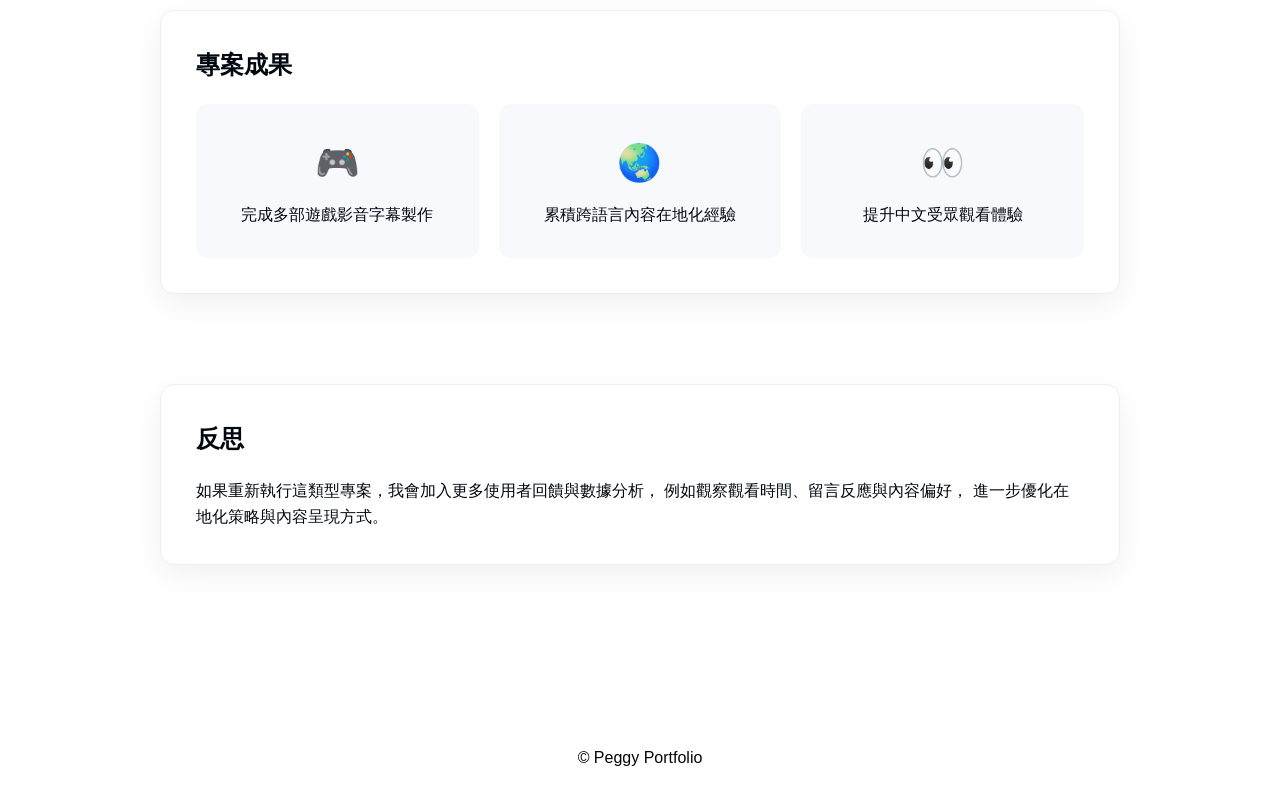
<file: projects/localization.html>
<!DOCTYPE html>
<html lang="zh-Hant">

<head>
    <meta charset="UTF-8">
    <title>內容在地化項目</title>
    <link rel="stylesheet" href="../css/style.css">
</head>

<body>

<header>
    <nav>
        <a href="../index.html">回首頁</a>

        <ul>
            <li><a href="../about.html">關於我</a></li>
            <li><a href="../projects.html">作品集</a></li>
            <li><a href="../learning.html">學習中</a></li>
        </ul>

    </nav>
</header>

<main>

<section class="case-overview">

    <div class="overview-card">

        <div class="overview-item">
            <span class="label">類型</span>
            <p>影音內容製作</p>
        </div>


        <div class="overview-item">
            <span class="label">角色</span>
            <p>字幕翻譯與內容製作</p>
        </div>


        <div class="overview-item">
            <span class="label">合作內容</span>
            <p>影音翻譯／內容在地化</p>
        </div>


        <div class="overview-item">
            <span class="label">專案期間</span>
            <p>2020－2024</p>
        </div>

    </div>

</section>

<section class="case-card">

    <h2>專案背景</h2>

    <p>
        協助海外 YouTube 遊戲影音內容進行中文字幕製作，
        讓原始內容能夠符合中文使用者的閱讀習慣與觀看體驗。
        除了語言轉換，也需要考量文化差異、語氣與內容脈絡。
    </p>

</section>

<section class="case-card">

    <h2>挑戰</h2>


    <div class="challenge-list">


        <div class="challenge">
            🌏 語言與文化差異
        </div>


        <div class="challenge">
            🎬 字幕節奏與觀看體驗
        </div>


        <div class="challenge">
            ✏️ 保留原內容語氣
        </div>


    </div>


</section>

<section class="case-card">


    <h2>我的思考</h2>


    <blockquote>

        我認為翻譯不只是文字轉換，
        而是將內容重新轉化成符合受眾習慣的溝通方式。

    </blockquote>


</section>

<section class="case-card">


    <h2>執行過程</h2>


    <div class="timeline">


        <div class="step">

            <span>01</span>

            <h3>理解內容脈絡</h3>

            <p>
                分析影片內容、角色語氣與背景資訊，
                確認專有名詞與表達方式。
            </p>

        </div>

        <div class="step">

            <span>02</span>

            <h3>字幕翻譯調整</h3>

            <p>
                依照中文使用習慣調整文字表達，
                提升字幕自然度與可讀性。
            </p>

        </div>

        <div class="step">

            <span>03</span>

            <h3>內容校對優化</h3>

            <p>
                檢查字幕流暢度與時間軸，
                確保觀看過程中的閱讀體驗。
            </p>

        </div>



    </div>


</section>

<section class="case-card">


    <h2>專案成果</h2>


    <div class="result-grid">



        <div class="result-item">

            <h3>🎮</h3>

            <p>
                完成多部遊戲影音字幕製作
            </p>

        </div>




        <div class="result-item">

            <h3>🌏</h3>

            <p>
                累積跨語言內容在地化經驗
            </p>

        </div>





        <div class="result-item">

            <h3>👀</h3>

            <p>
                提升中文受眾觀看體驗
            </p>

        </div>




    </div>


</section>

<section class="case-card">


    <h2>反思</h2>


    <p>
        如果重新執行這類型專案，我會加入更多使用者回饋與數據分析，
        例如觀察觀看時間、留言反應與內容偏好，
        進一步優化在地化策略與內容呈現方式。
    </p>


</section>



</main>



<footer>

    <p>© Peggy Portfolio</p>

</footer>



</body>

</html>
</file>
<file: css/style.css>
:root {
    /* 基礎背景 */
    --bg:radial-gradient(circle at 20% 10%, #e8e0ff 0%, transparent 40%),
                radial-gradient(circle at 80% 0%, #ffeef3 0%, transparent 40%),
                #ffffff;

    /* 文字 */
    --text: #010810;
    --subtext: 	#050404;

    /* 卡片 */
    --card: #ecf0f9;
    --card-border: #eee;

    /* 輔助背景 */
    --soft-bg: #f7f9fc;

    /* 強調色 */
    --primary: #608be8;

    /* 頁寬 */
    --container: 1000px;
}

/* =======================
   RESET
======================= */

* {
    margin: 0;
    padding: 0;
    box-sizing: border-box;
}

/* =======================
   BASE
======================= */

body {
    font-family: Arial, "Noto Sans TC", sans-serif;
    line-height: 1.6;
    color: var(--text);
    background: var(--bg);
}

/* =======================
   MAIN LAYOUT
======================= */

main {
    max-width: var(--container);
    margin: 0 auto;
    padding: 20px 20px;
    display: flex;
    flex-direction: column;
    gap: 10px;
}

section {
    margin: 0;
}

/* =======================
   NAV
======================= */

header {
    position: sticky;
    top: 0;
    z-index: 100;

    background: rgba(255,255,255,0.75);
    backdrop-filter: blur(10px);

    border-bottom: 1px solid rgba(0,0,0,0.05);
}

nav {
    display: flex;
    justify-content: space-between;
    align-items: center;
    max-width: var(--container);
    margin: 0 auto;
    padding: 18px 20px;
}


nav > a {
    font-size: 17px;
    font-weight: 700;
}


nav ul {
    display: flex;
    gap: 10px;
    list-style: none;
}


nav ul a {
    display: block;
    padding: 8px 16px;
    border-radius: 999px;
    color: var(--text);
    font-size: 15px;
    font-weight: 600;
    transition: 0.25s ease;
}


nav ul a:hover {

    background: var(--primary);

    color: white;

    transform: translateY(-2px);
}

/* =======================
   HERO
======================= */

.hero {
    display:flex;
    justify-content:space-between;
    align-items:center;
    gap: 40px;
    padding:20px 0;
}

.hero-text h1 {
    font-size: 36px;
    font-weight: 800;
    margin-top: 20px;
}

.hero-text .desc {
    color: var(--subtext);
    margin-top: 10px;
}

.hero-img {
    width: 200px;
    height: 250px;
    object-fit: cover;
    object-position: center top;
    border-radius: 16px;
}

.read-more{

    margin-top: auto;      /* ⭐ 這就是關鍵 */

    align-self: flex-end;  /* 靠右 */

    text-decoration: none;

    color: #2E6CF6;

    font-weight: 600;

    transition: .2s;
}

.read-more span{

    transition:.2s;

}

.read-more:hover{

    color: #1F56D6;

    transform: translateX(4px);

}

.read-more:hover span{

    transform:translateX(5px);

}

/* =======================
   HERO BUTTON
======================= */

#hero a {
    display: inline-block;
    padding: 12px 18px;
    background: var(--card);
    color: var(--text);
    text-decoration: none;
    border-radius: 8px;
    font-weight: 500;
    transition: 0.2s ease;
}

#hero a:hover {
    transform: translateY(-2px);
}

/* =======================
   ABOUT
======================= */

.about{
    padding-top:30px;
}

.about h1 {
    font-size: 32px;
    font-weight: 700;
    color: var(--text);
}

.about h2 {
    font-size: 22px;
    margin-bottom: 10px;
}

/* =======================
   FEATURED WORK
======================= */

#featured-work {
display:flex;
flex-direction:column;
gap:5px;
padding-top:40px;
}  

#featured-work h1 {
    font-size: 32px;
    font-weight: 700;
    color: var(--text);
}

#featured-work h2 {
    font-size: 18px;
    margin-top: 0;
    margin-bottom: 5px;
    color: var(--text);
}

#featured-work .subtitle {
    font-size: 16px;
    color: var(--subtext);
}

#featured-work p {
    margin: 5px 0;
    line-height: 1.8;
}

#featured-work .info {
    display: grid;
    gap: 12px;
    margin: 10px 0 0;
}

#featured-work .info div {
    padding: 5px 14px;
    border: 1px solid var(--card-border);
    border-radius: 10px;
    background: var(--soft-bg);
}

#featured-work .result {
    padding: 14px;
    border-left: 3px solid var(--primary);
    background: var(--soft-bg);
    border-radius: 8px;
}

.project-card:hover {
    transform: translateY(-3px);
    box-shadow: 0 8px 20px rgba(0,0,0,0.06);
}

.project-card h3 {
    font-size: 18px;
    margin-bottom: 10px;
    color: var(--text);
}


.project-card p {
    color: var(--subtext);
    font-size: 14px;
    line-height: 1.6;
}

.project-card a {
    text-decoration: none;
    color: inherit;
}

/* =======================
   HIGHLIGHTS
======================= */

#highlights {
    display: grid;
    grid-template-columns: repeat(3, 1fr);
    gap: 16px;
}

#highlights article {
    background: var(--soft-bg);
    padding: 20px 18px;
    border-radius: 12px;
    border-left: 4px solid var(--primary);
}

/* =======================
   CASE CARD
======================= */

.case-card {
    background: var(--card);
    border: 1px solid var(--card-border);
    border-radius: 12px;
    padding: 20px;
    transition: 0.2s ease;
}

.case-card:hover {
    transform: translateY(-4px);
}

/* =======================
   SUMMARY TEXT
======================= */

.summary {
    font-size: 18px;
    color: var(--subtext);
}

/* =======================
   FOOTER
======================= */

footer {
    margin-top: 80px;
    padding: 40px 20px;
    text-align: center;
    color: var(--subtext);
}

/* =======================
   DOWNLOAD BUTTON
======================= */

.download-area {
    display: flex;
    gap: 16px;
    margin-top: 24px;
}

.download-btn {
    background: var(--primary);
    color: white;
    padding: 12px 24px;
    border-radius: 10px;
    text-decoration: none;
    font-weight: 600;
    transition: 0.2s ease;
}

.download-btn:hover {
    transform: translateY(-2px);
}

/* =======================
   SKILLS
======================= */

.skill-grid {
    display: grid;
    grid-template-columns: repeat(2, 1fr);
    gap: 24px;
    margin-top: 24px;
}

.skill-card {
    background: var(--card);
    border: 1px solid var(--card-border);
    border-radius: 14px;
    padding: 24px;
    transition: 0.25s ease;
}

.skill-card:hover {
    transform: translateY(-4px);
}

.skill-card h3 {
    color: var(--primary);
    margin-bottom: 16px;
}

.skill-card ul {
    padding-left: 20px;
    line-height: 2;
}

#projects{
     padding-top:30px;
}

#projects h1{
    font-size:34px;
    margin-bottom:10px;
}

#projects .subtitle{
    color:var(--subtext);
    margin-bottom:40px;
}

.project-grid{

    display:grid;

    grid-template-columns:
    repeat(auto-fit,minmax(300px,1fr));

    gap:24px;
}

.project-card{
    display: flex;
    flex-direction: column;
    background:var(--soft-bg);
    border:1px solid var(--card-border);
    border-radius:18px;
    padding:24px;
    transition:.25s;
}

.project-card:hover{
    transform: translateY(-4px);
    box-shadow: 0 8px 24px rgba(0,0,0,.08)
}

.category{

    display:inline-block;

    background:var(--primary);

    color:white;

    padding:5px 12px;

    border-radius:999px;

    font-size:13px;

    margin-bottom:18px;
}

.project-card h2{

    font-size:22px;

    margin-bottom:15px;
}

.project-card p{

    line-height:1.8;

    color:var(--subtext);

    margin-bottom:22px;
}

.tags{

    display:flex;

    flex-wrap:wrap;

    gap:10px;

    margin-bottom:24px;
}

.tags span{

    background:#ececec;

    padding:6px 10px;

    border-radius:999px;

    font-size:13px;
}

.project-btn{

    display:inline-block;

    text-decoration:none;

    font-weight:600;

    color:var(--primary);

    margin-top: auto;
    align-self: flex-end;

}

.project-btn:hover{

    text-decoration:underline;
}

/* Learning */

#learning{
    max-width:var(--container);
    padding-top:30px;
}

#learning h1{

    font-size:36px;

    margin-bottom:12px;
}

#learning .subtitle{

    color:var(--subtext);

    line-height:1.8;

    margin-bottom:50px;

    max-width:700px;
}

.learning-grid{

    display:grid;

    grid-template-columns:repeat(auto-fit,minmax(260px,1fr));

    gap:24px;
}

.learning-card{
    position:relative;

    background:var(--soft-bg);

    border:1px solid var(--card-border);

    border-radius:12px;

    padding:30px;

    transition:.3s;

    min-height:300px;
}

.learning-card:hover{

    transform:translateY(-6px);

    box-shadow:0 12px 28px rgba(0,0,0,.08);
}

.learning-card .icon{

    font-size:38px;

    margin-bottom:20px;
}

.learning-card h2{

    font-size:22px;

    margin-bottom:14px;
}

.learning-card p{

    color:var(--subtext);

    line-height:1.8;

    margin-bottom:24px;
}

.status{

    position:absolute;

    bottom:20px;

    right:20px;

    display:inline-block;

    background:var(--primary);

    color:#fcfcfc;

    padding:6px 14px;

    border-radius:20px;

    font-size:14px;

    font-weight:600;
    
    margin:auto;
}

/* ======================
   Case Study
====================== */
.case-hero {
    max-width: var(--container);
    margin: 20px  60px;
    padding: 0 20px;
}

.case-category {
    color: var(--primary);
    font-weight: 600;
    margin-bottom: 15px;
}

.case-hero h1 {
    font-size: 42px;
    margin-bottom: 25px;
}

.case-summary {
    font-size: 20px;
    line-height: 1.8;
    color: #666;
}

.case-section {

    max-width: var(--container);
    margin: 0  70px;
    padding: 0 10px;

}

.case-section h2,
.case-result h2{
    text-align: left;
    margin-bottom: 30px;
}


.case-section ul {
    padding-left: 20px;
}

.case-section p,
.case-section li {

    line-height: 1.8;
    font-size: 16px;

}

.case-grid {

    display:grid;
    grid-template-columns:repeat(3,1fr);
    gap:20px;

}

.case-grid article {

    background: var(--soft-bg);
    padding:25px;
    border-radius:12px;

}

.case-grid h3 {

    margin-bottom:15px;

}

.case-result {

    max-width: var(--container);
    margin: 0 auto 60px;
    padding: 40px;
    background: var(--soft-bg);
    border-radius: 16px;

}

.result-list{
    text-align: left;
}

.result-list ul{
    padding-left: 20px;
    margin: 0;
}

.result-list li{
    line-height: 1.8;
    margin-bottom: 10px;
}

.result-number strong {

    display:block;
    font-size:48px;
    color:var(--primary);

}

.result-number span {

    font-size:18px;

}

.back-button {

    display:block;
    width:max-content;
    margin:40px auto;
    padding:12px 24px;
    border-radius:30px;
    background:var(--primary);
    color:white;
    text-decoration:none;

}


@media(max-width:768px){

    .case-hero h1{
        font-size:32px;
    }


    .case-grid{
        grid-template-columns:1fr;
    }

}

.case-overview{

    max-width:var(--container);
    margin:60px auto;

}

.overview-card{

    display:grid;
    grid-template-columns:repeat(4,1fr);
    gap:20px;

}

.overview-item{

    background:var(--soft-bg);
    padding:24px;
    border-radius:12px;
    border-left:4px solid var(--primary);

}

.label{

    display:block;
    font-size:14px;
    color:#888;
    margin-bottom:10px;

}

.overview-item p{

    font-weight:600;

}

.case-card{

     width: 100%;
    max-width: var(--container);
    margin: 40px auto;
    padding: 35px;
    background: #fff;
    border-radius: 14px;
    box-shadow: 0 10px 30px rgba(0,0,0,.06);

}

.case-card h2{

    margin-bottom:20px;

}

.challenge-list{

    display:flex;
    gap:15px;
    flex-wrap:wrap;

}

.challenge{
    flex:1;
    background:#FFF4E5;
    color:#C56A00;
    padding:14px;
    border-radius:999px;
    font-weight:600;
    text-align:center;
}

blockquote{

    border-left:4px solid var(--primary);
    padding-left:20px;
    font-size:20px;
    line-height:1.8;
    color:#444;
    margin:0;

}

.timeline{

    display:grid;
    grid-template-columns:repeat(3,1fr);
    gap:25px;

}

.step{

    background:var(--soft-bg);
    padding:25px;
    border-radius:12px;

}

.step span{

    display:inline-flex;
    width:42px;
    height:42px;
    border-radius:50%;
    background:var(--primary);
    color:#fff;
    justify-content:center;
    align-items:center;
    margin-bottom:16px;
    font-weight:bold;

}

.result-grid{

    display:grid;
    grid-template-columns:repeat(3,1fr);
    gap:20px;

}

.result-item{

    background:var(--soft-bg);
    border-radius:12px;
    padding:30px;
    text-align:center;

}

.result-item h3{

    font-size:36px;
    margin-bottom:10px;

}

@media(max-width:768px){

.overview-card{

grid-template-columns:1fr 1fr;

}

.timeline{

grid-template-columns:1fr;

}

.result-grid{

grid-template-columns:1fr;

}

}
</file>
